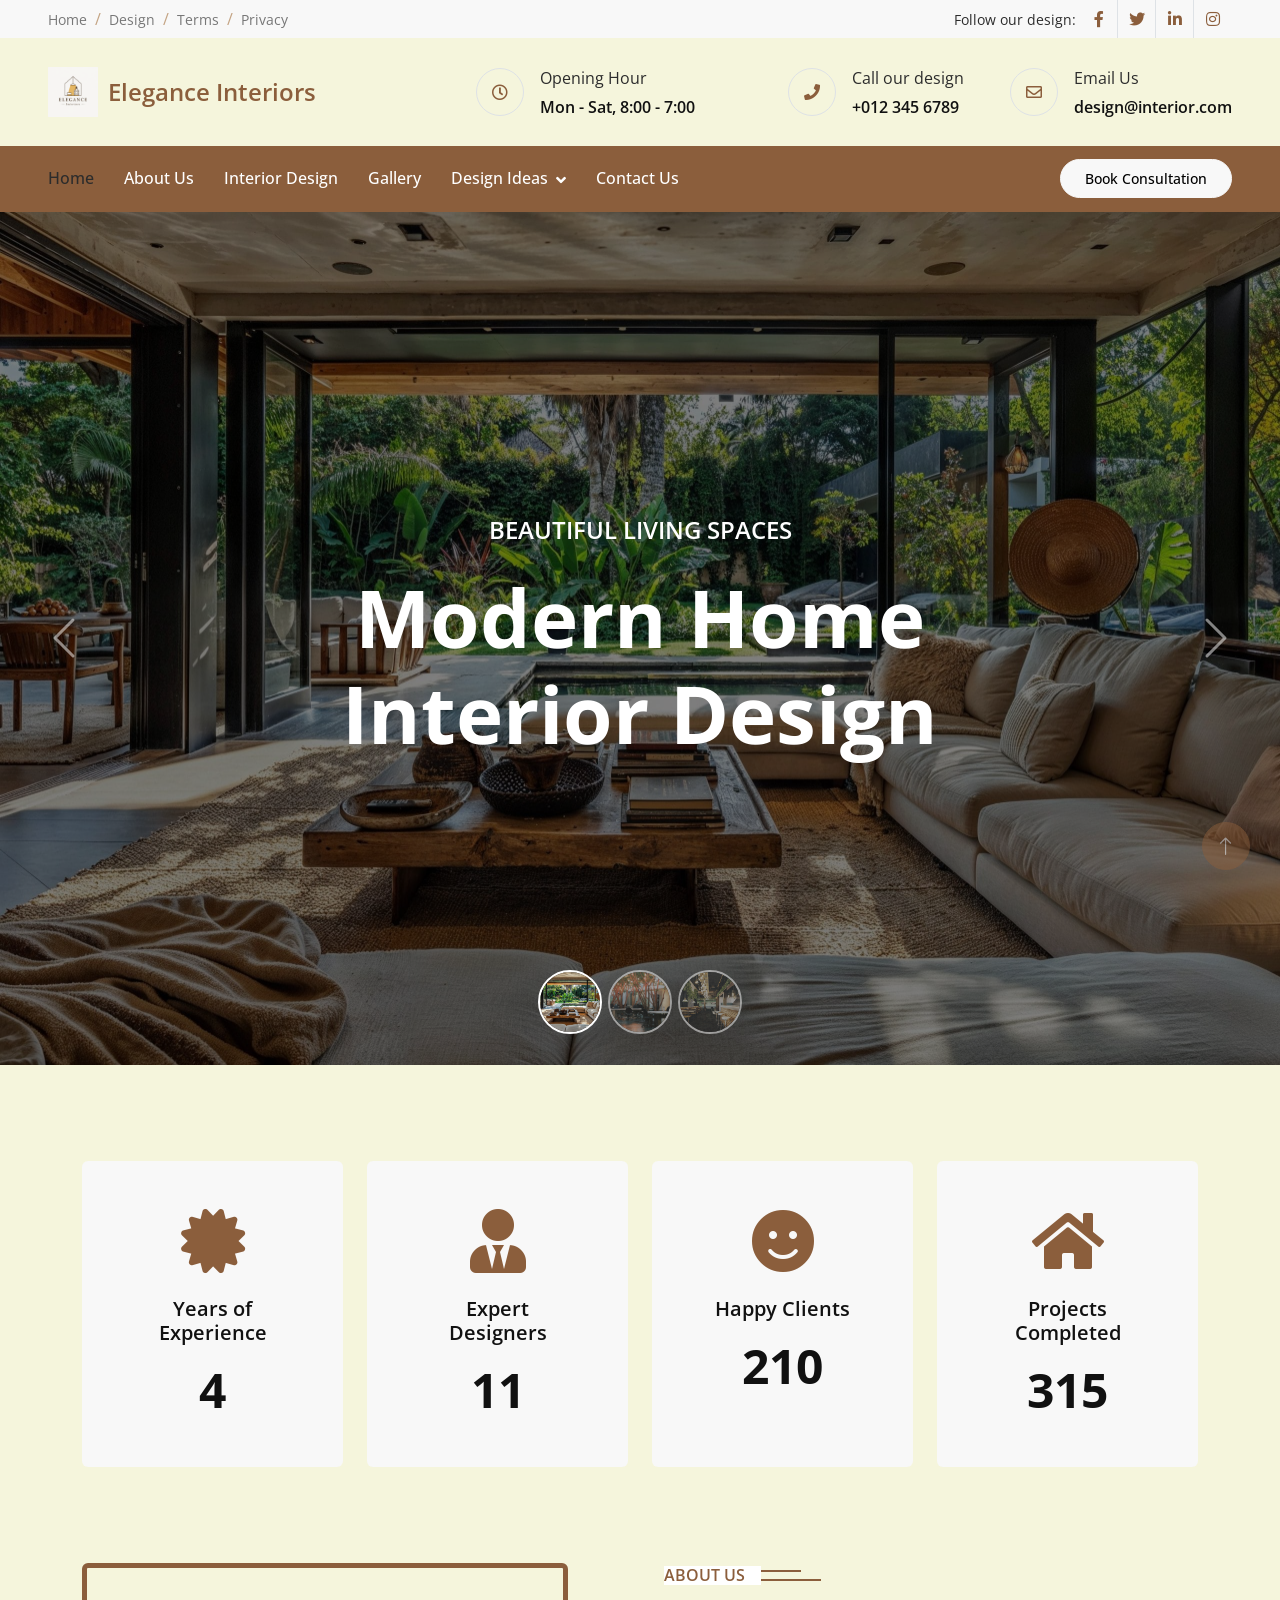
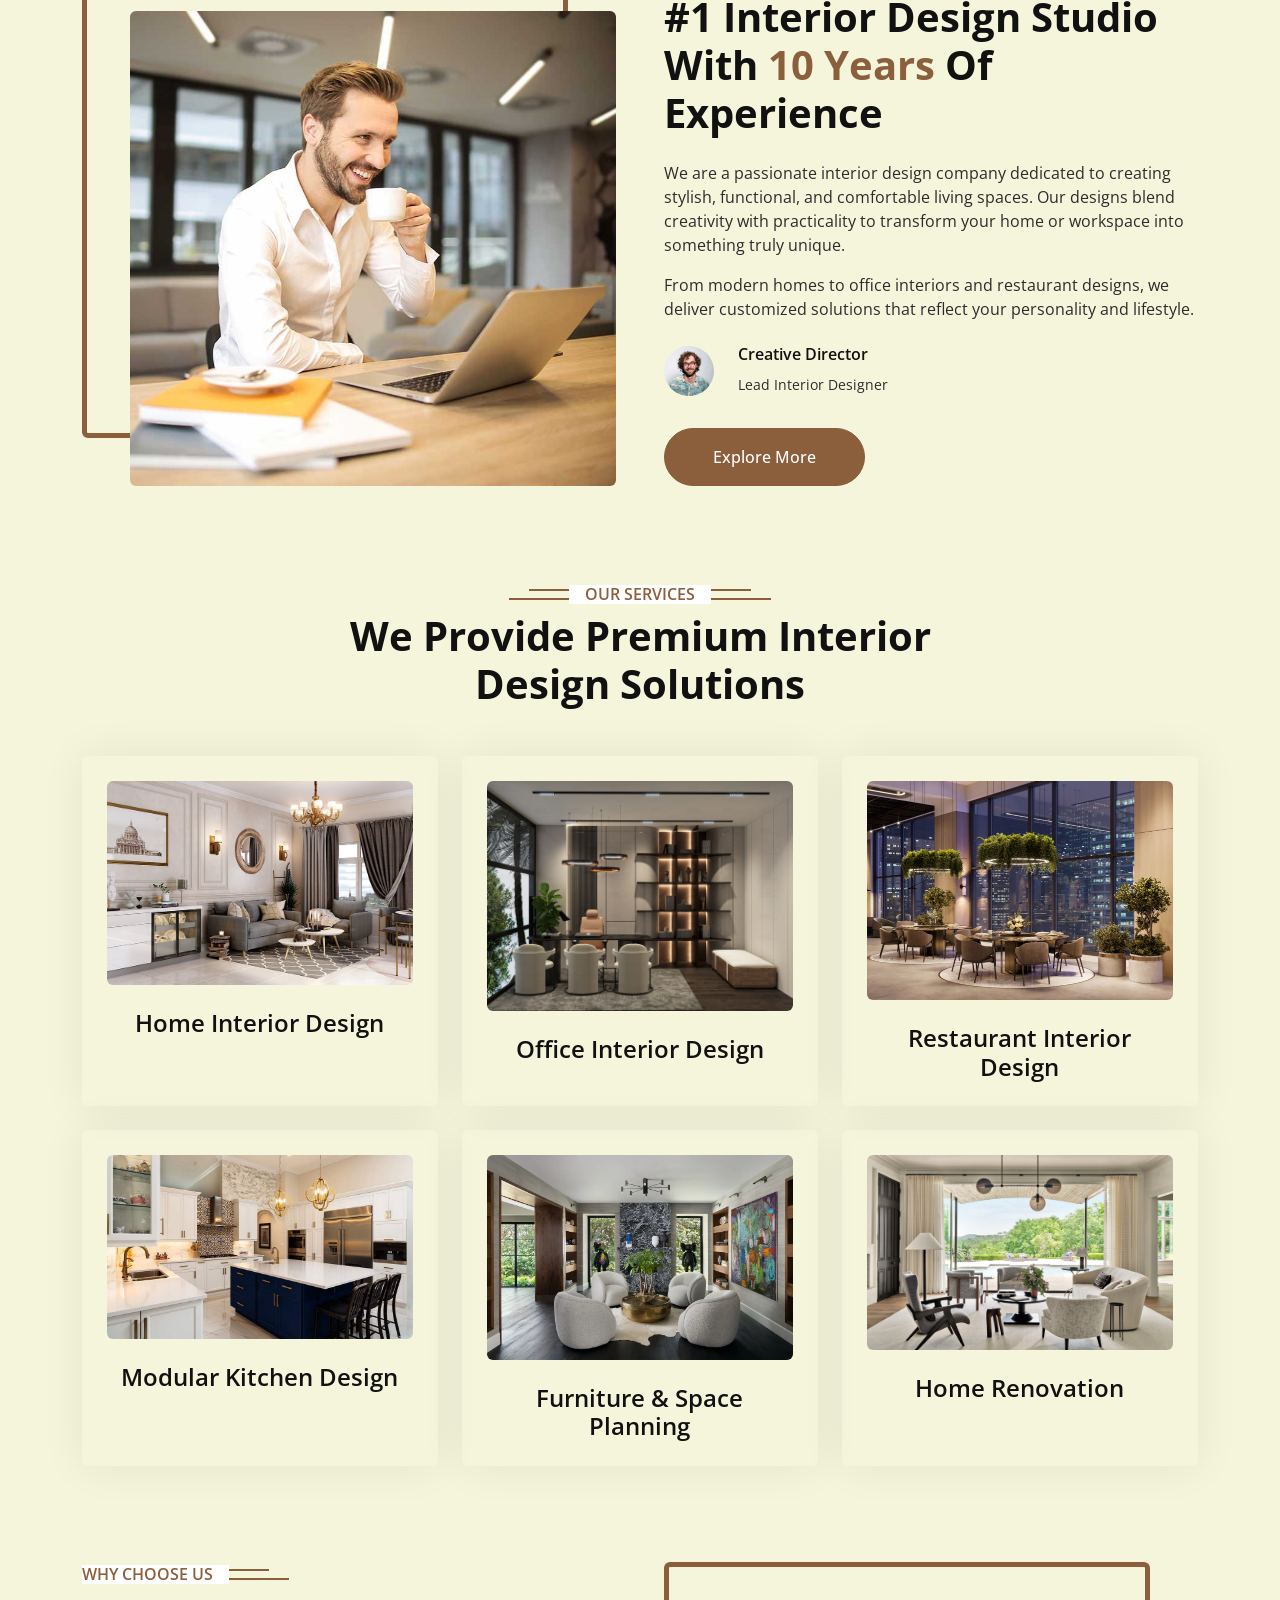
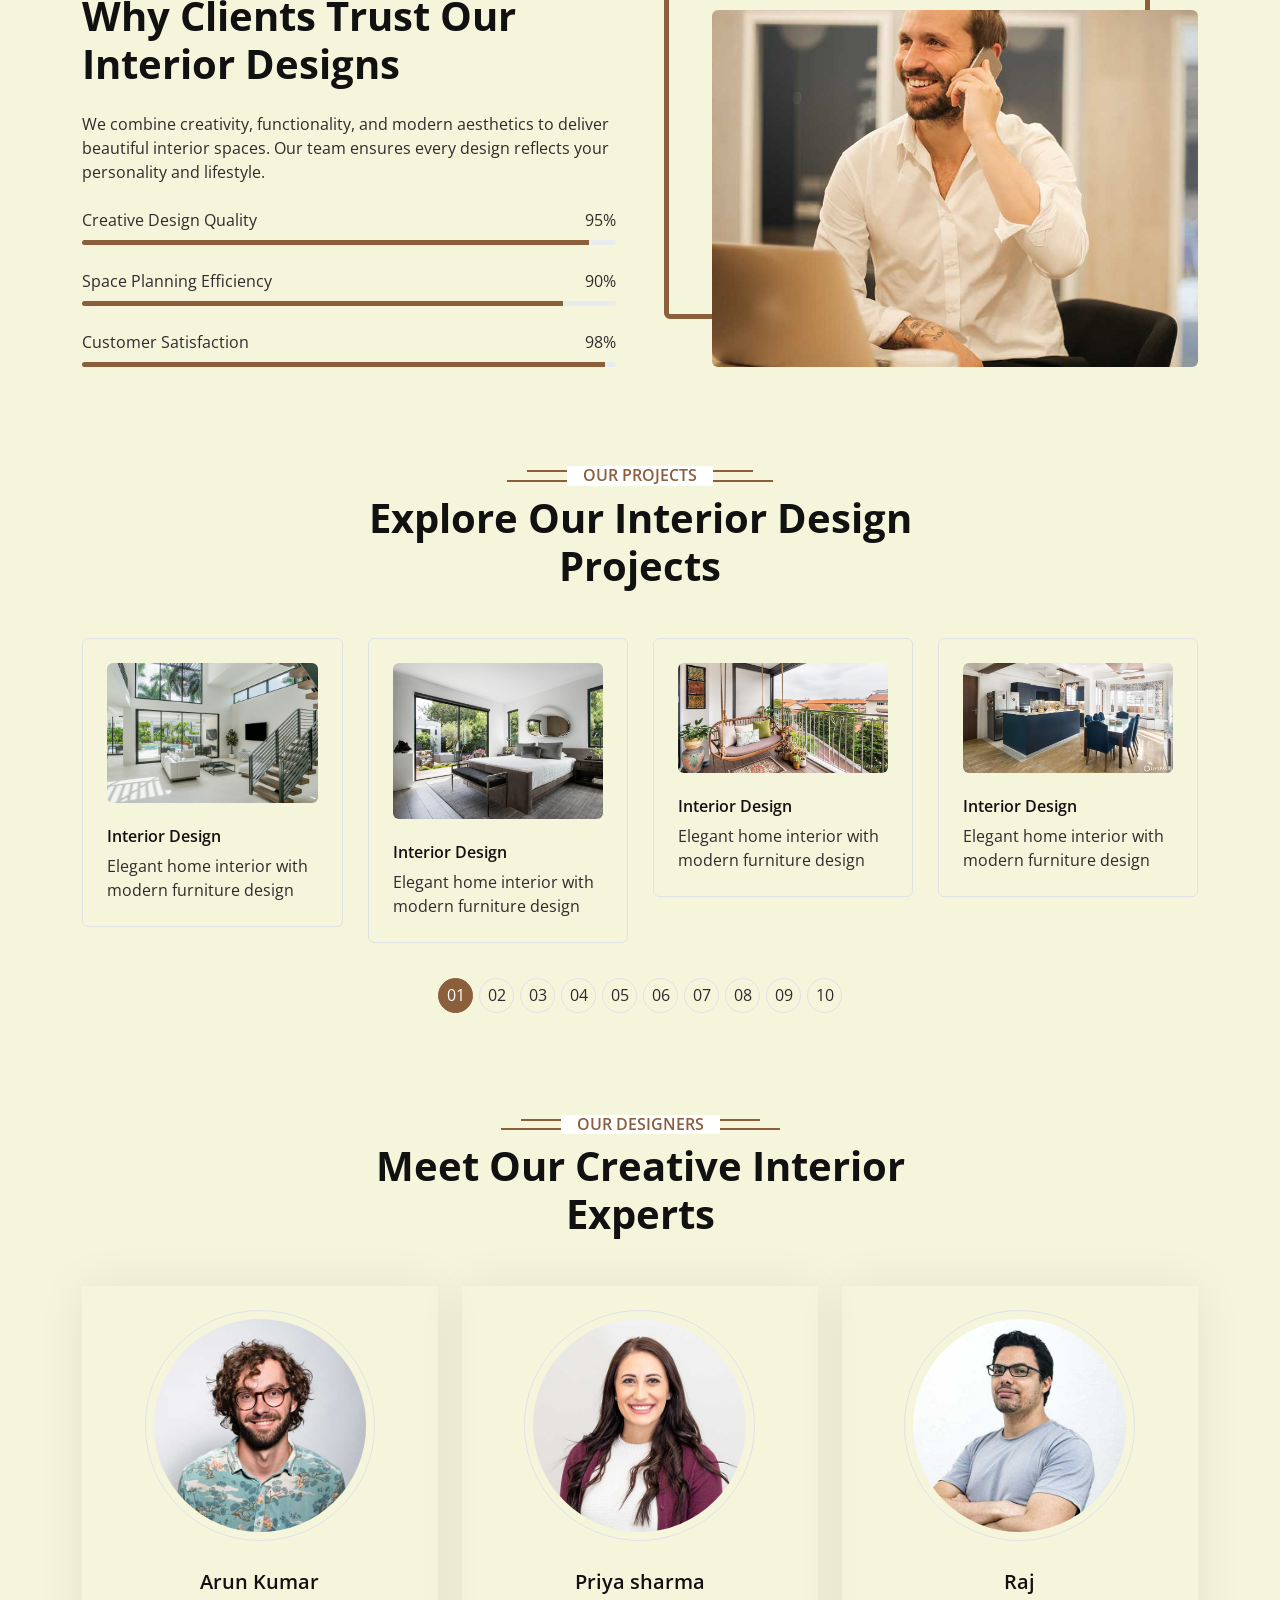
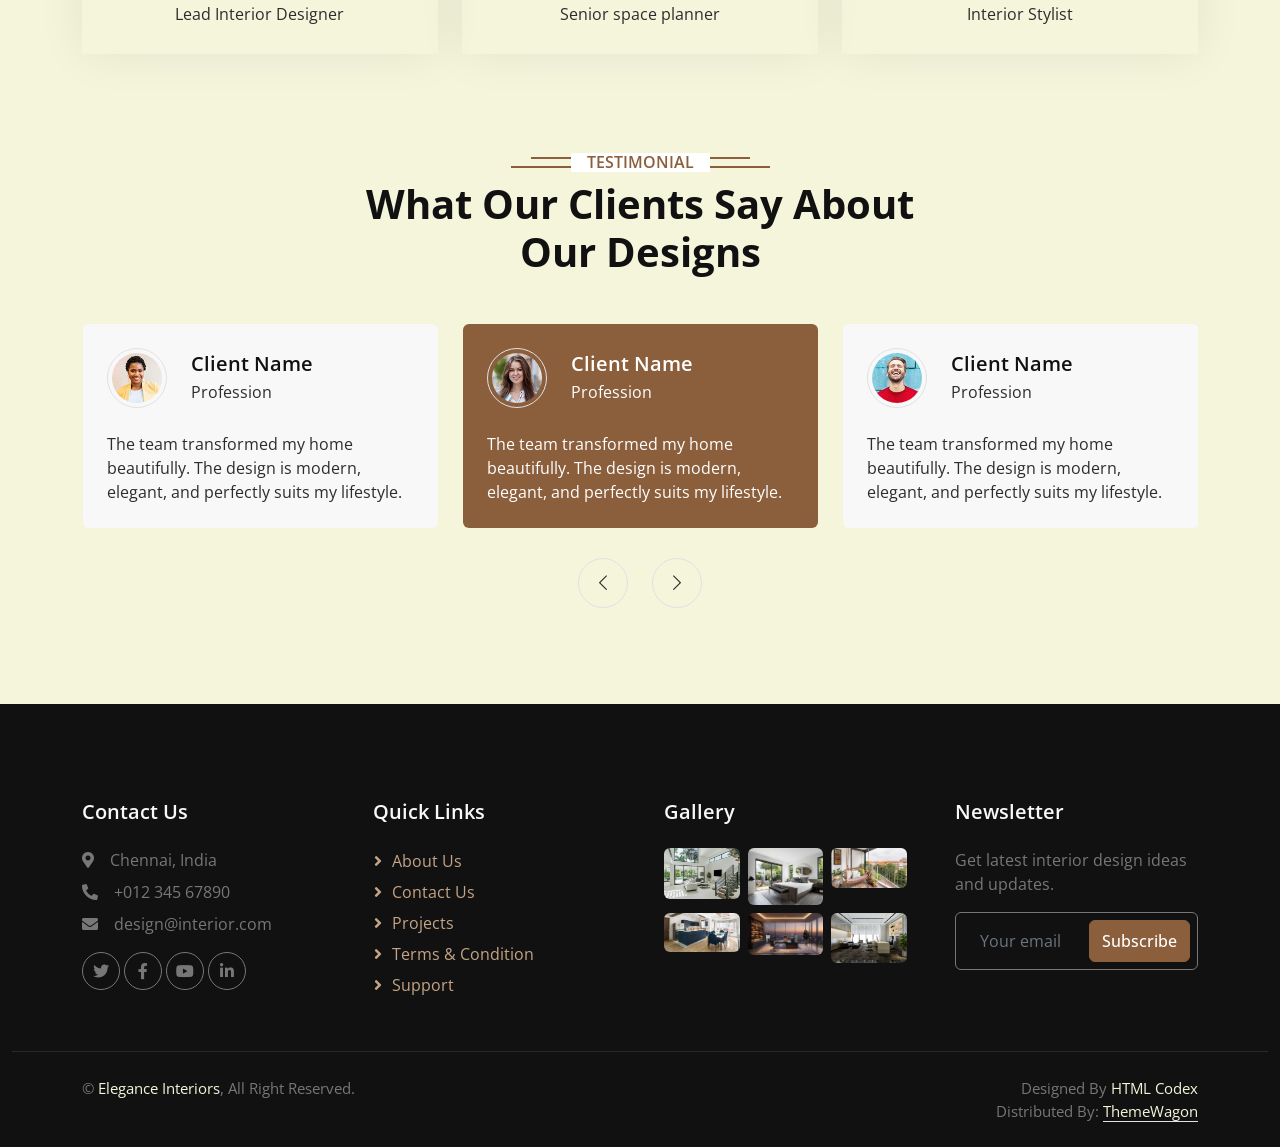
<file: index.html>
<!DOCTYPE html>
<html lang="en">

<head>
    <meta charset="utf-8">
    <title>Elegance Interiors - Interior Design Studio</title>
    <meta content="width=device-width, initial-scale=1.0" name="viewport">
    <meta content="" name="keywords">
    <meta content="" name="description">

    <!-- Favicon -->
    <link href="img/logo.jpg.png" rel="icon">

    <!-- Google Web Fonts -->
    <link rel="preconnect" href="https://fonts.googleapis.com">
    <link rel="preconnect" href="https://fonts.gstatic.com" crossorigin>
    <link href="https://fonts.googleapis.com/css2?family=Open+Sans:wght@400;500;600;700&display=swap" rel="stylesheet">

    <!-- Icon Font Stylesheet -->
    <link href="https://cdnjs.cloudflare.com/ajax/libs/font-awesome/5.10.0/css/all.min.css" rel="stylesheet">
    <link href="https://cdn.jsdelivr.net/npm/bootstrap-icons@1.4.1/font/bootstrap-icons.css" rel="stylesheet">

    <!-- Libraries Stylesheet -->
    <link href="lib/animate/animate.min.css" rel="stylesheet">
    <link href="lib/owlcarousel/assets/owl.carousel.min.css" rel="stylesheet">
    <link href="lib/lightbox/css/lightbox.min.css" rel="stylesheet">

    <!-- Customized Bootstrap Stylesheet -->
    <link href="css/bootstrap.min.css" rel="stylesheet">

    <!-- Template Stylesheet -->
    <link href="css/style.css" rel="stylesheet">
</head>

<body>
    <!-- Spinner Start -->
    <div id="spinner" class="show bg-white position-fixed translate-middle w-100 vh-100 top-50 start-50 d-flex align-items-center justify-content-center">
        <div class="spinner-border position-relative text-primary" style="width: 6rem; height: 6rem;" role="status"></div>
        <i class="fa fa-laptop-code fa-2x text-primary position-absolute top-50 start-50 translate-middle"></i>
    </div>
    <!-- Spinner End -->


    <!-- Topbar Start -->
    <div class="container-fluid bg-light px-0 wow fadeIn" data-wow-delay="0.1s">
        <div class="row gx-0 align-items-center d-none d-lg-flex">
            <div class="col-lg-6 px-5 text-start">
                <ol class="breadcrumb mb-0">
                    <li class="breadcrumb-item"><a class="small text-secondary" href="#">Home</a></li>
                    <li class="breadcrumb-item"><a class="small text-secondary" href="#">Design</a></li>
                    <li class="breadcrumb-item"><a class="small text-secondary" href="#">Terms</a></li>
                    <li class="breadcrumb-item"><a class="small text-secondary" href="#">Privacy</a></li>
                </ol>
            </div>
            <div class="col-lg-6 px-5 text-end">
                <small>Follow our design:</small>
                <div class="h-100 d-inline-flex align-items-center">
                    <a class="btn-square text-primary border-end rounded-0" href=""><i class="fab fa-facebook-f"></i></a>
                    <a class="btn-square text-primary border-end rounded-0" href=""><i class="fab fa-twitter"></i></a>
                    <a class="btn-square text-primary border-end rounded-0" href=""><i class="fab fa-linkedin-in"></i></a>
                    <a class="btn-square text-primary pe-0" href=""><i class="fab fa-instagram"></i></a>
                </div>
            </div>
        </div>
    </div>
    <!-- Topbar End -->


    <!-- Brand & Contact Start -->
    <div class="container-fluid py-4 px-5 wow fadeIn" data-wow-delay="0.1s">
        <div class="row align-items-center top-bar">
            <div class="col-lg-4 col-md-12 text-center text-lg-start">
                <a href="" class="navbar-brand d-flex align-items-center">
                    <img src="img/logo.jpg.png" alt="logo" style="height:50px; margin-right:10px;">
                    <h4 class="m-0 text-primary">Elegance Interiors</h4>
                </a>
            </div>
            <div class="col-lg-8 col-md-7 d-none d-lg-block">
                <div class="row">
                    <div class="col-4">
                        <div class="d-flex align-items-center justify-content-end">
                            <div class="flex-shrink-0 btn-lg-square border rounded-circle">
                                <i class="far fa-clock text-primary"></i>
                            </div>
                            <div class="ps-3">
                                <p class="mb-2">Opening Hour</p>
                                <h6 class="mb-0">Mon - Sat, 8:00 - 7:00</h6>
                            </div>
                        </div>
                    </div>
                    <div class="col-4">
                        <div class="d-flex align-items-center justify-content-end">
                            <div class="flex-shrink-0 btn-lg-square border rounded-circle">
                                <i class="fa fa-phone text-primary"></i>
                            </div>
                            <div class="ps-3">
                                <p class="mb-2">Call our design</p>
                                <h6 class="mb-0">+012 345 6789</h6>
                            </div>
                        </div>
                    </div>
                    <div class="col-4">
                        <div class="d-flex align-items-center justify-content-end">
                            <div class="flex-shrink-0 btn-lg-square border rounded-circle">
                                <i class="far fa-envelope text-primary"></i>
                            </div>
                            <div class="ps-3">
                                <p class="mb-2">Email Us</p>
                                <h6 class="mb-0">design@interior.com</h6>
                            </div>
                        </div>
                    </div>
                </div>
            </div>
        </div>
    </div>
    <!-- Brand & Contact End -->


    <!-- Navbar Start -->
    <nav class="navbar navbar-expand-lg bg-primary navbar-dark sticky-top py-lg-0 px-lg-5 wow fadeIn" data-wow-delay="0.1s">
        <a href="#" class="navbar-brand ms-3 d-lg-none">MENU</a>
        <button type="button" class="navbar-toggler me-3" data-bs-toggle="collapse" data-bs-target="#navbarCollapse">
            <span class="navbar-toggler-icon"></span>
        </button>
        <div class="collapse navbar-collapse" id="navbarCollapse">
            <div class="navbar-nav me-auto p-3 p-lg-0">
                <a href="index.html" class="nav-item nav-link active">Home</a>
                <a href="aboutus.html" class="nav-item nav-link">About Us</a>
                <a href="interiordesign.html" class="nav-item nav-link">Interior Design</a>
                <a href="project.html" class="nav-item nav-link">Gallery</a>
                <div class="nav-item dropdown">
                    <a href="#" class="nav-link dropdown-toggle" data-bs-toggle="dropdown">Design Ideas</a>
                    <div class="dropdown-menu border-0 rounded-0 rounded-bottom m-0">
                        <a href="feature.html" class="dropdown-item">Home interior</a>
                        <a href="team.html" class="dropdown-item">Restaurant Designs</a>
                        <a href="testimonial.html" class="dropdown-item">Office Interiors</a>
                        <a href="404.html" class="dropdown-item">Commercial Spaces</a>
                    </div>
                </div>
                <a href="contact.html" class="nav-item nav-link">Contact Us</a>
            </div>
            <a href="#" class="btn btn-sm btn-light rounded-pill py-2 px-4 d-none d-lg-block">Book Consultation</a>
        </div>
    </nav>
    <!-- Navbar End -->


    <!-- Carousel Start -->
    <div class="container-fluid p-0 mb-5 wow fadeIn" data-wow-delay="0.1s">
        <div id="header-carousel" class="carousel slide" data-bs-ride="carousel">
            <div class="carousel-indicators">
                <button type="button" data-bs-target="#header-carousel" data-bs-slide-to="0" class="active" aria-current="true" aria-label="Slide 1">
                    <img class="img-fluid" src="img/carousel-1.jpg" alt="Image">
                </button>
                <button type="button" data-bs-target="#header-carousel" data-bs-slide-to="1" aria-label="Slide 2">
                    <img class="img-fluid" src="img/carousel-2.jpg" alt="Image">
                </button>
                <button type="button" data-bs-target="#header-carousel" data-bs-slide-to="2" aria-label="Slide 3">
                    <img class="img-fluid" src="img/carousel-3.jpg" alt="Image">
                </button>
            </div>
            <div class="carousel-inner">
                <div class="carousel-item active">
                    <img class="w-100" src="img/carousel-1.jpg" alt="Image">
                    <div class="carousel-caption">
                        <div class="p-3" style="max-width: 900px;">
                            <h4 class="text-white text-uppercase mb-4 animated zoomIn">Beautiful Living Spaces</h4>
                            <h1 class="display-1 text-white mb-0 animated zoomIn">Modern Home Interior Design</h1>
                        </div>
                    </div>
                </div>
                <div class="carousel-item">
                    <img class="w-100" src="img/carousel-2.jpg" alt="Image">
                    <div class="carousel-caption">
                        <div class="p-3" style="max-width: 900px;">
                            <h4 class="text-white text-uppercase mb-4 animated zoomIn">Smart Workspaces</h4>
                            <h1 class="display-1 text-white mb-0 animated zoomIn">Creative Office Interior Solution</h1>
                        </div>
                    </div>
                </div>
                <div class="carousel-item">
                    <img class="w-100" src="img/carousel-3.jpg" alt="Image">
                    <div class="carousel-caption">
                        <div class="p-3" style="max-width: 900px;">
                            <h4 class="text-white text-uppercase mb-4 animated zoomIn">Stylish Dining Space</h4>
                            <h1 class="display-1 text-white mb-0 animated zoomIn">Luxury Restaurant Interior Design</h1>
                        </div>
                    </div>
                </div>
            </div>
            <button class="carousel-control-prev" type="button" data-bs-target="#header-carousel"
                data-bs-slide="prev">
                <span class="carousel-control-prev-icon" aria-hidden="true"></span>
                <span class="visually-hidden">Previous</span>
            </button>
            <button class="carousel-control-next" type="button" data-bs-target="#header-carousel"
                data-bs-slide="next">
                <span class="carousel-control-next-icon" aria-hidden="true"></span>
                <span class="visually-hidden">Next</span>
            </button>
        </div>
    </div>
    <!-- Carousel End -->


    <!-- Facts Start -->
<div class="container-xxl py-5">
    <div class="container">
        <div class="row g-4">

            <!-- Experience -->
            <div class="col-lg-3 col-md-6 wow fadeInUp" data-wow-delay="0.1s">
                <div class="fact-item bg-light rounded text-center h-100 p-5">
                    <i class="fa fa-certificate fa-4x text-primary mb-4"></i>
                    <h5 class="mb-3">Years of Experience</h5>
                    <h1 class="display-5 mb-0" data-toggle="counter-up">10</h1>
                </div>
            </div>

            <!-- Designers -->
            <div class="col-lg-3 col-md-6 wow fadeInUp" data-wow-delay="0.3s">
                <div class="fact-item bg-light rounded text-center h-100 p-5">
                    <i class="fa fa-user-tie fa-4x text-primary mb-4"></i>
                    <h5 class="mb-3">Expert Designers</h5>
                    <h1 class="display-5 mb-0" data-toggle="counter-up">25</h1>
                </div>
            </div>

            <!-- Clients -->
            <div class="col-lg-3 col-md-6 wow fadeInUp" data-wow-delay="0.5s">
                <div class="fact-item bg-light rounded text-center h-100 p-5">
                    <i class="fa fa-smile fa-4x text-primary mb-4"></i>
                    <h5 class="mb-3">Happy Clients</h5>
                    <h1 class="display-5 mb-0" data-toggle="counter-up">500</h1>
                </div>
            </div>

            <!-- Projects -->
            <div class="col-lg-3 col-md-6 wow fadeInUp" data-wow-delay="0.7s">
                <div class="fact-item bg-light rounded text-center h-100 p-5">
                    <i class="fa fa-home fa-4x text-primary mb-4"></i>
                    <h5 class="mb-3">Projects Completed</h5>
                    <h1 class="display-5 mb-0" data-toggle="counter-up">750</h1>
                </div>
            </div>

        </div>
    </div>
</div>
<!-- Facts End -->


    <!-- About Start -->
    <div class="container-xxl py-5">
        <div class="container">
            <div class="row g-5">
                <div class="col-lg-6 wow fadeInUp" data-wow-delay="0.1s">
                    <div class="img-border">
                        <img class="img-fluid" src="img/about.jpg" alt="">
                    </div>
                </div>
                <div class="col-lg-6 wow fadeInUp" data-wow-delay="0.5s">
                    <div class="h-100">
                        <h6 class="section-title bg-white text-start text-primary pe-3">About Us</h6>
                        <h1 class="display-6 mb-4">#1 Interior Design Studio With  <span class="text-primary">10 Years</span> Of Experience</h1>
                        <p>We are a passionate interior design company dedicated to creating stylish, functional, and comfortable living spaces. Our designs blend creativity with practicality to transform your home or workspace into something truly unique.</p>
                        <p class="mb-4">From modern homes to office interiors and restaurant designs, we deliver customized solutions that reflect your personality and lifestyle.</p>
                        <div class="d-flex align-items-center mb-4 pb-2">
                            <img class="flex-shrink-0 rounded-circle" src="img/team-1.jpg" alt="" style="width: 50px; height: 50px;">
                            <div class="ps-4">
                                <h6>Creative Director</h6>
                                <small>Lead Interior Designer</small>
                            </div>
                        </div>
                        <a class="btn btn-primary rounded-pill py-3 px-5" href="">Explore More</a>
                    </div>
                </div>
            </div>
        </div>
    </div>
    <!-- About End -->


    <!-- Service Start -->
    <div class="container-xxl py-5">
        <div class="container">
            <div class="text-center mx-auto mb-5 wow fadeInUp" data-wow-delay="0.1s" style="max-width: 600px;">
                <h6 class="section-title bg-white text-center text-primary px-3">Our Services</h6>
                <h1 class="display-6 mb-4">We Provide Premium Interior Design Solutions</h1>
            </div>
            <div class="row g-4">
                <div class="col-lg-4 col-md-6 wow fadeInUp" data-wow-delay="0.1s">
                    <a class="service-item d-block rounded text-center h-100 p-4" href="">
                        <img class="img-fluid rounded mb-4" src="img/service-1.jpg" alt="">
                        <h4 class="mb-0">Home Interior Design</h4>
                    </a>
                </div>
                <div class="col-lg-4 col-md-6 wow fadeInUp" data-wow-delay="0.3s">
                    <a class="service-item d-block rounded text-center h-100 p-4" href="">
                        <img class="img-fluid rounded mb-4" src="img/service-2.jpg" alt="">
                        <h4 class="mb-0">Office Interior Design</h4>
                    </a>
                </div>
                <div class="col-lg-4 col-md-6 wow fadeInUp" data-wow-delay="0.5s">
                    <a class="service-item d-block rounded text-center h-100 p-4" href="">
                        <img class="img-fluid rounded mb-4" src="img/service-3.jpg" alt="">
                        <h4 class="mb-0">Restaurant Interior Design</h4>
                    </a>
                </div>
                <div class="col-lg-4 col-md-6 wow fadeInUp" data-wow-delay="0.1s">
                    <a class="service-item d-block rounded text-center h-100 p-4" href="">
                        <img class="img-fluid rounded mb-4" src="img/service-4.jpg" alt="">
                        <h4 class="mb-0">Modular Kitchen Design</h4>
                    </a>
                </div>
                <div class="col-lg-4 col-md-6 wow fadeInUp" data-wow-delay="0.3s">
                    <a class="service-item d-block rounded text-center h-100 p-4" href="">
                        <img class="img-fluid rounded mb-4" src="img/service-5.jpg" alt="">
                        <h4 class="mb-0">Furniture & Space Planning</h4>
                    </a>
                </div>
                <div class="col-lg-4 col-md-6 wow fadeInUp" data-wow-delay="0.5s">
                    <a class="service-item d-block rounded text-center h-100 p-4" href="">
                        <img class="img-fluid rounded mb-4" src="img/service-6.jpg" alt="">
                        <h4 class="mb-0">Home Renovation</h4>
                    </a>
                </div>
            </div>
        </div>
    </div>
    <!-- Service End -->


    <!-- Feature Start -->
    <div class="container-xxl py-5">
        <div class="container">
            <div class="row g-5">
                <div class="col-lg-6 wow fadeInUp" data-wow-delay="0.1s">
                    <div class="h-100">
                        <h6 class="section-title bg-white text-start text-primary pe-3">Why Choose Us</h6>
                        <h1 class="display-6 mb-4">Why Clients Trust Our Interior Designs</h1>
                        <p class="mb-4">We combine creativity, functionality, and modern aesthetics to deliver beautiful interior spaces. Our team ensures every design reflects your personality and lifestyle.</p>
                        <div class="row g-4">
                            <div class="col-12">
                                <div class="skill">
                                    <div class="d-flex justify-content-between">
                                        <p class="mb-2">Creative Design Quality</p>
                                        <p class="mb-2">95%</p>
                                    </div>
                                    <div class="progress">
                                        <div class="progress-bar bg-primary" role="progressbar" aria-valuenow="95" aria-valuemin="0" aria-valuemax="100"></div>
                                    </div>
                                </div>
                            </div>
                            <div class="col-12">
                                <div class="skill">
                                    <div class="d-flex justify-content-between">
                                        <p class="mb-2">Space Planning Efficiency</p>
                                        <p class="mb-2">90%</p>
                                    </div>
                                    <div class="progress">
                                        <div class="progress-bar bg-primary" role="progressbar" aria-valuenow="90" aria-valuemin="0" aria-valuemax="100"></div>
                                    </div>
                                </div>
                            </div>
                            <div class="col-12">
                                <div class="skill">
                                    <div class="d-flex justify-content-between">
                                        <p class="mb-2">Customer Satisfaction</p>
                                        <p class="mb-2">98%</p>
                                    </div>
                                    <div class="progress">
                                        <div class="progress-bar bg-primary" role="progressbar" aria-valuenow="98" aria-valuemin="0" aria-valuemax="100"></div>
                                    </div>
                                </div>
                            </div>
                        </div>
                    </div>
                </div>
                <div class="col-lg-6 wow fadeInUp" data-wow-delay="0.5s">
                    <div class="img-border">
                        <img class="img-fluid" src="img/feature.jpg" alt="">
                    </div>
                </div>
            </div>
        </div>
    </div>
    <!-- Feature End -->


    <!-- Project Start -->
    <div class="container-xxl py-5">
        <div class="container">
            <div class="text-center mx-auto mb-5 wow fadeInUp" data-wow-delay="0.1s" style="max-width: 600px;">
                <h6 class="section-title bg-white text-center text-primary px-3">Our Projects</h6>
                <h1 class="display-6 mb-4">Explore Our Interior Design Projects</h1>
            </div>
            <div class="owl-carousel project-carousel wow fadeInUp" data-wow-delay="0.1s">
                <div class="project-item border rounded h-100 p-4" data-dot="01">
                    <div class="position-relative mb-4">
                        <img class="img-fluid rounded" src="img/project-1.jpg" alt="">
                        <a href="img/project-1.jpg" data-lightbox="project"><i class="fa fa-eye fa-2x"></i></a>
                    </div>
                    <h6>Interior Design</h6>
                    <span>Elegant home interior with modern furniture design</span>
                </div>
                <div class="project-item border rounded h-100 p-4" data-dot="02">
                    <div class="position-relative mb-4">
                        <img class="img-fluid rounded" src="img/project-2.jpg" alt="">
                        <a href="img/project-2.jpg" data-lightbox="project"><i class="fa fa-eye fa-2x"></i></a>
                    </div>
                    <h6>Interior Design</h6>
                    <span>Elegant home interior with modern furniture design</span>
                </div>
                <div class="project-item border rounded h-100 p-4" data-dot="03">
                    <div class="position-relative mb-4">
                        <img class="img-fluid rounded" src="img/project-3.jpg" alt="">
                        <a href="img/project-2.jpg" data-lightbox="project"><i class="fa fa-eye fa-2x"></i></a>
                    </div>
                    <h6>Interior Design</h6>
                    <span>Elegant home interior with modern furniture design</span>
                </div>
                <div class="project-item border rounded h-100 p-4" data-dot="04">
                    <div class="position-relative mb-4">
                        <img class="img-fluid rounded" src="img/project-4.jpg" alt="">
                        <a href="img/project-4.jpg" data-lightbox="project"><i class="fa fa-eye fa-2x"></i></a>
                    </div>
                    <h6>Interior Design</h6>
                    <span>Elegant home interior with modern furniture design</span>
                </div>
                <div class="project-item border rounded h-100 p-4" data-dot="05">
                    <div class="position-relative mb-4">
                        <img class="img-fluid rounded" src="img/project-5.jpg" alt="">
                        <a href="img/project-5.jpg" data-lightbox="project"><i class="fa fa-eye fa-2x"></i></a>
                    </div>
                    <h6>Interior Design</h6>
                    <span>Elegant home interior with modern furniture design</span>
                </div>
                <div class="project-item border rounded h-100 p-4" data-dot="06">
                    <div class="position-relative mb-4">
                        <img class="img-fluid rounded" src="img/project-6.jpg" alt="">
                        <a href="img/project-6.jpg" data-lightbox="project"><i class="fa fa-eye fa-2x"></i></a>
                    </div>
                    <h6>Interior Design</h6>
                    <span>Elegant home interior with modern furniture design</span>
                </div>
                <div class="project-item border rounded h-100 p-4" data-dot="07">
                    <div class="position-relative mb-4">
                        <img class="img-fluid rounded" src="img/project-7.jpg" alt="">
                        <a href="img/project-7.jpg" data-lightbox="project"><i class="fa fa-eye fa-2x"></i></a>
                    </div>
                    <h6>Interior Design</h6>
                    <span>Elegant home interior with modern furniture design</span>
                </div>
                <div class="project-item border rounded h-100 p-4" data-dot="08">
                    <div class="position-relative mb-4">
                        <img class="img-fluid rounded" src="img/project-8.jpg" alt="">
                        <a href="img/project-8.jpg" data-lightbox="project"><i class="fa fa-eye fa-2x"></i></a>
                    </div>
                    <h6>Interior Design</h6>
                    <span>Elegant home interior with modern furniture design</span>
                </div>
                <div class="project-item border rounded h-100 p-4" data-dot="09">
                    <div class="position-relative mb-4">
                        <img class="img-fluid rounded" src="img/project-9.jpg" alt="">
                        <a href="img/project-9.jpg" data-lightbox="project"><i class="fa fa-eye fa-2x"></i></a>
                    </div>
                    <h6>Interior Design</h6>
                    <span>Elegant home interior with modern furniture design</span>
                </div>
                <div class="project-item border rounded h-100 p-4" data-dot="10">
                    <div class="position-relative mb-4">
                        <img class="img-fluid rounded" src="img/project-10.jpg" alt="">
                        <a href="img/project-10.jpg" data-lightbox="project"><i class="fa fa-eye fa-2x"></i></a>
                    </div>
                    <h6>Interior Design</h6>
                    <span>Elegant home interior with modern furniture design</span>
                </div>
            </div>
        </div>
    </div>
    <!-- Project End -->


    <!-- Team Start -->
    <div class="container-xxl py-5">
        <div class="container">
            <div class="text-center mx-auto mb-5 wow fadeInUp" data-wow-delay="0.1s" style="max-width: 600px;">
                <h6 class="section-title bg-white text-center text-primary px-3">Our Designers</h6>
                <h1 class="display-6 mb-4">Meet Our Creative Interior Experts</h1>
            </div>
            <div class="row g-4">
                <div class="col-lg-4 col-md-6 wow fadeInUp" data-wow-delay="0.1s">
                    <div class="team-item text-center p-4">
                        <img class="img-fluid border rounded-circle w-75 p-2 mb-4" src="img/team-1.jpg" alt="">
                        <div class="team-text">
                            <div class="team-title">
                                <h5>Arun Kumar</h5>
                                <span>Lead Interior Designer</span>
                            </div>
                            <div class="team-social">
                                <a class="btn btn-square btn-primary rounded-circle" href=""><i class="fab fa-facebook-f"></i></a>
                                <a class="btn btn-square btn-primary rounded-circle" href=""><i class="fab fa-twitter"></i></a>
                                <a class="btn btn-square btn-primary rounded-circle" href=""><i class="fab fa-instagram"></i></a>
                            </div>
                        </div>
                    </div>
                </div>
                <div class="col-lg-4 col-md-6 wow fadeInUp" data-wow-delay="0.3s">
                    <div class="team-item text-center p-4">
                        <img class="img-fluid border rounded-circle w-75 p-2 mb-4" src="img/team-2.jpg" alt="">
                        <div class="team-text">
                            <div class="team-title">
                                <h5>Priya sharma</h5>
                                <span>Senior space planner</span>
                            </div>
                            <div class="team-social">
                                <a class="btn btn-square btn-primary rounded-circle" href=""><i class="fab fa-facebook-f"></i></a>
                                <a class="btn btn-square btn-primary rounded-circle" href=""><i class="fab fa-twitter"></i></a>
                                <a class="btn btn-square btn-primary rounded-circle" href=""><i class="fab fa-instagram"></i></a>
                            </div>
                        </div>
                    </div>
                </div>
                <div class="col-lg-4 col-md-6 wow fadeInUp" data-wow-delay="0.5s">
                    <div class="team-item text-center p-4">
                        <img class="img-fluid border rounded-circle w-75 p-2 mb-4" src="img/team-3.jpg" alt="">
                        <div class="team-text">
                            <div class="team-title">
                                <h5>Raj</h5>
                                <span>Interior Stylist</span>
                            </div>
                            <div class="team-social">
                                <a class="btn btn-square btn-primary rounded-circle" href=""><i class="fab fa-facebook-f"></i></a>
                                <a class="btn btn-square btn-primary rounded-circle" href=""><i class="fab fa-twitter"></i></a>
                                <a class="btn btn-square btn-primary rounded-circle" href=""><i class="fab fa-instagram"></i></a>
                            </div>
                        </div>
                    </div>
                </div>
            </div>
        </div>
    </div>
    <!-- Team End -->


    <!-- Testimonial Start -->
    <div class="container-xxl py-5">
        <div class="container">
            <div class="text-center mx-auto mb-5 wow fadeInUp" data-wow-delay="0.1s" style="max-width: 600px;">
                <h6 class="section-title bg-white text-center text-primary px-3">Testimonial</h6>
                <h1 class="display-6 mb-4">What Our Clients Say About Our Designs</h1>
            </div>
            <div class="owl-carousel testimonial-carousel wow fadeInUp" data-wow-delay="0.1s">
                <div class="testimonial-item bg-light rounded p-4">
                    <div class="d-flex align-items-center mb-4">
                        <img class="flex-shrink-0 rounded-circle border p-1" src="img/testimonial-1.jpg" alt="">
                        <div class="ms-4">
                            <h5 class="mb-1">Client Name</h5>
                            <span>Profession</span>
                        </div>
                    </div>
                    <p class="mb-0">The team transformed my home beautifully. The design is modern, elegant, and perfectly suits my lifestyle.</p>
                </div>
                <div class="testimonial-item bg-light rounded p-4">
                    <div class="d-flex align-items-center mb-4">
                        <img class="flex-shrink-0 rounded-circle border p-1" src="img/testimonial-2.jpg" alt="">
                        <div class="ms-4">
                            <h5 class="mb-1">Client Name</h5>
                            <span>Profession</span>
                        </div>
                    </div>
                    <p class="mb-0">The team transformed my home beautifully. The design is modern, elegant, and perfectly suits my lifestyle.</p>
                </div>
                <div class="testimonial-item bg-light rounded p-4">
                    <div class="d-flex align-items-center mb-4">
                        <img class="flex-shrink-0 rounded-circle border p-1" src="img/testimonial-3.jpg" alt="">
                        <div class="ms-4">
                            <h5 class="mb-1">Client Name</h5>
                            <span>Profession</span>
                        </div>
                    </div>
                    <p class="mb-0">The team transformed my home beautifully. The design is modern, elegant, and perfectly suits my lifestyle.</p>
                </div>
                <div class="testimonial-item bg-light rounded p-4">
                    <div class="d-flex align-items-center mb-4">
                        <img class="flex-shrink-0 rounded-circle border p-1" src="img/testimonial-4.jpg" alt="">
                        <div class="ms-4">
                            <h5 class="mb-1">Client Name</h5>
                            <span>Profession</span>
                        </div>
                    </div>
                    <p class="mb-0">The team transformed my home beautifully. The design is modern, elegant, and perfectly suits my lifestyle.</p>
                </div>
            </div>
        </div>
    </div>
    <!-- Testimonial End -->


    <!-- Footer Start -->
    <div class="container-fluid bg-dark text-body footer mt-5 pt-5 wow fadeIn" data-wow-delay="0.1s">
        <div class="container py-5">
            <div class="row g-5">
                <div class="col-lg-3 col-md-6">
                    <h5 class="text-light mb-4">Contact Us</h5>
                    <p class="mb-2"><i class="fa fa-map-marker-alt me-3"></i>Chennai, India</p>
                    <p class="mb-2"><i class="fa fa-phone-alt me-3"></i>+012 345 67890</p>
                    <p class="mb-2"><i class="fa fa-envelope me-3"></i>design@interior.com</p>
                    <div class="d-flex pt-2">
                        <a class="btn btn-square btn-outline-secondary rounded-circle me-1" href=""><i class="fab fa-twitter"></i></a>
                        <a class="btn btn-square btn-outline-secondary rounded-circle me-1" href=""><i class="fab fa-facebook-f"></i></a>
                        <a class="btn btn-square btn-outline-secondary rounded-circle me-1" href=""><i class="fab fa-youtube"></i></a>
                        <a class="btn btn-square btn-outline-secondary rounded-circle me-0" href=""><i class="fab fa-linkedin-in"></i></a>
                    </div>
                </div>
                <div class="col-lg-3 col-md-6">
                    <h5 class="text-light mb-4">Quick Links</h5>
                    <a class="btn btn-link" href="">About Us</a>
                    <a class="btn btn-link" href="">Contact Us</a>
                    <a class="btn btn-link" href="">Projects</a>
                    <a class="btn btn-link" href="">Terms & Condition</a>
                    <a class="btn btn-link" href="">Support</a>
                </div>
                <div class="col-lg-3 col-md-6">
                    <h5 class="text-light mb-4">Gallery</h5>
                    <div class="row g-2">
                        <div class="col-4">
                            <img class="img-fluid rounded" src="img/project-1.jpg" alt="Image">
                        </div>
                        <div class="col-4">
                            <img class="img-fluid rounded" src="img/project-2.jpg" alt="Image">
                        </div>
                        <div class="col-4">
                            <img class="img-fluid rounded" src="img/project-3.jpg" alt="Image">
                        </div>
                        <div class="col-4">
                            <img class="img-fluid rounded" src="img/project-4.jpg" alt="Image">
                        </div>
                        <div class="col-4">
                            <img class="img-fluid rounded" src="img/project-5.jpg" alt="Image">
                        </div>
                        <div class="col-4">
                            <img class="img-fluid rounded" src="img/project-6.jpg" alt="Image">
                        </div>
                    </div>
                </div>
                <div class="col-lg-3 col-md-6">
                    <h5 class="text-light mb-4">Newsletter</h5>
                    <p>Get latest interior design ideas and updates.</p>
                    <div class="position-relative mx-auto" style="max-width: 400px;">
                        <input class="form-control bg-transparent border-secondary w-100 py-3 ps-4 pe-5" type="text" placeholder="Your email">
                        <button type="button" class="btn btn-primary py-2 position-absolute top-0 end-0 mt-2 me-2">Subscribe</button>
                    </div>
                </div>
            </div>
        </div>
        <div class="container-fluid copyright">
            <div class="container">
                <div class="row">
                    <div class="col-md-6 text-center text-md-start mb-3 mb-md-0">
                        &copy; <a href="#">Elegance Interiors</a>, All Right Reserved.
                    </div>
                    <div class="col-md-6 text-center text-md-end">
                        <!--/*** This template is free as long as you keep the footer author’s credit link/attribution link/backlink. If you'd like to use the template without the footer author’s credit link/attribution link/backlink, you can purchase the Credit Removal License from "https://htmlcodex.com/credit-removal". Thank you for your support. ***/-->
                        Designed By <a href="https://htmlcodex.com">HTML Codex</a>
                        <br>Distributed By: <a class="border-bottom" href="https://themewagon.com" target="_blank">ThemeWagon</a>
                    </div>
                </div>
            </div>
        </div>
    </div>
    <!-- Footer End -->


    <!-- Back to Top -->
    <a href="#" class="btn btn-lg btn-primary btn-lg-square rounded-circle back-to-top"><i class="bi bi-arrow-up"></i></a>


    <!-- JavaScript Libraries -->
    <script src="https://code.jquery.com/jquery-3.4.1.min.js"></script>
    <script src="https://cdn.jsdelivr.net/npm/bootstrap@5.0.0/dist/js/bootstrap.bundle.min.js"></script>
    <script src="lib/wow/wow.min.js"></script>
    <script src="lib/easing/easing.min.js"></script>
    <script src="lib/waypoints/waypoints.min.js"></script>
    <script src="lib/counterup/counterup.min.js"></script>
    <script src="lib/owlcarousel/owl.carousel.min.js"></script>
    <script src="lib/lightbox/js/lightbox.min.js"></script>

    <!-- Template Javascript -->
    <script src="js/main.js"></script>
</body>

</html>
</file>
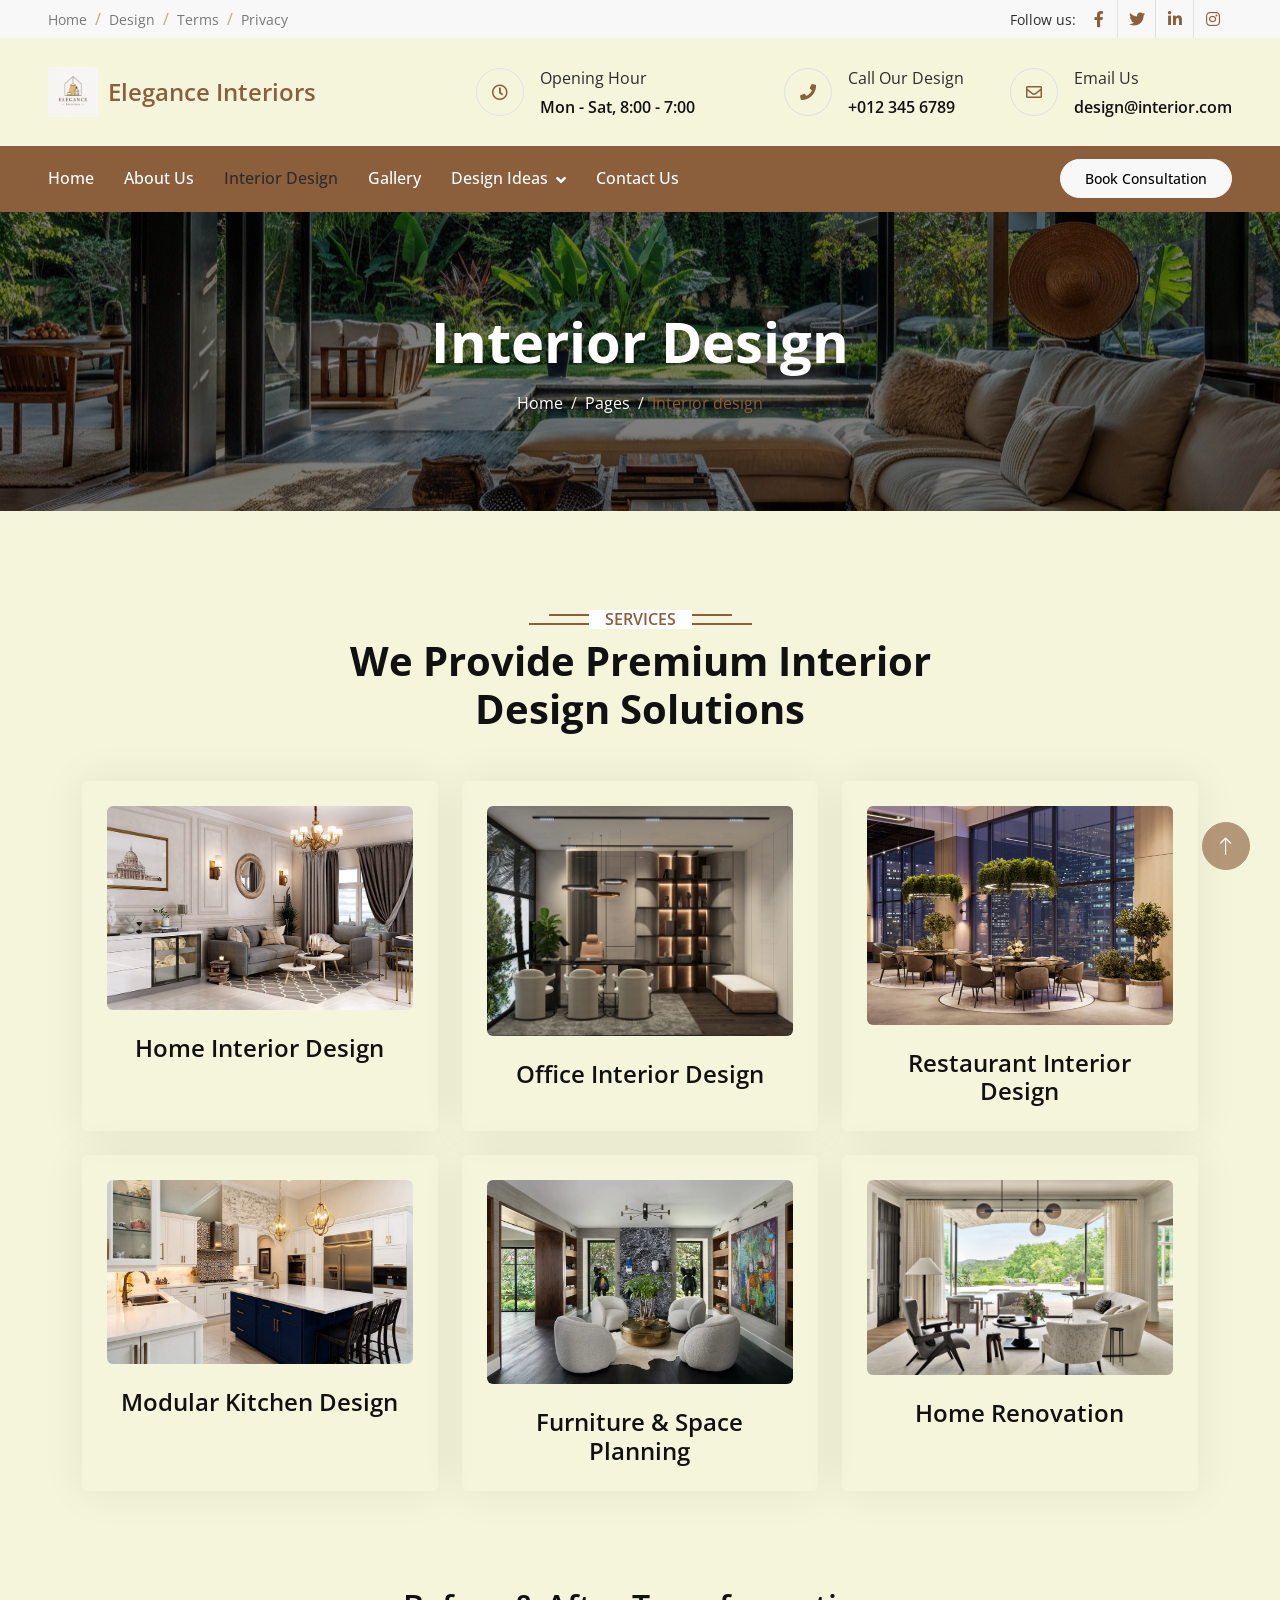
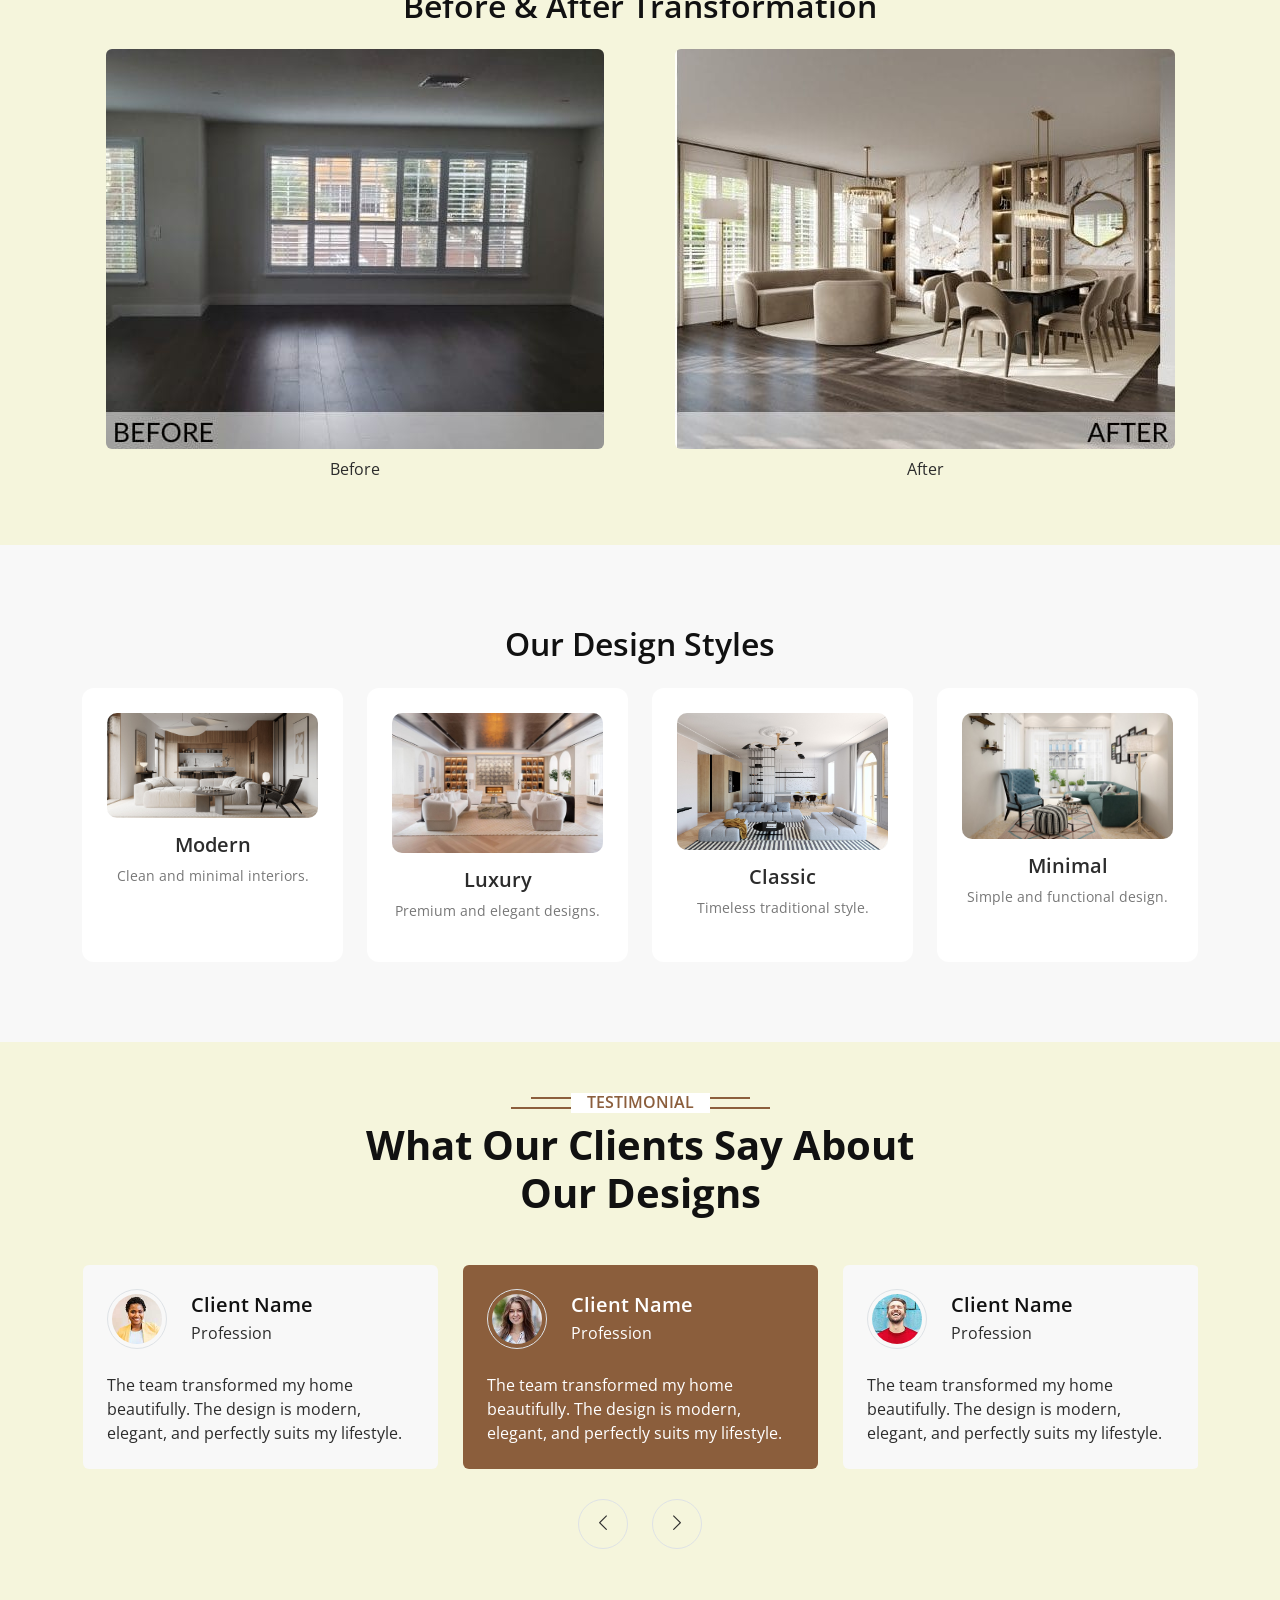
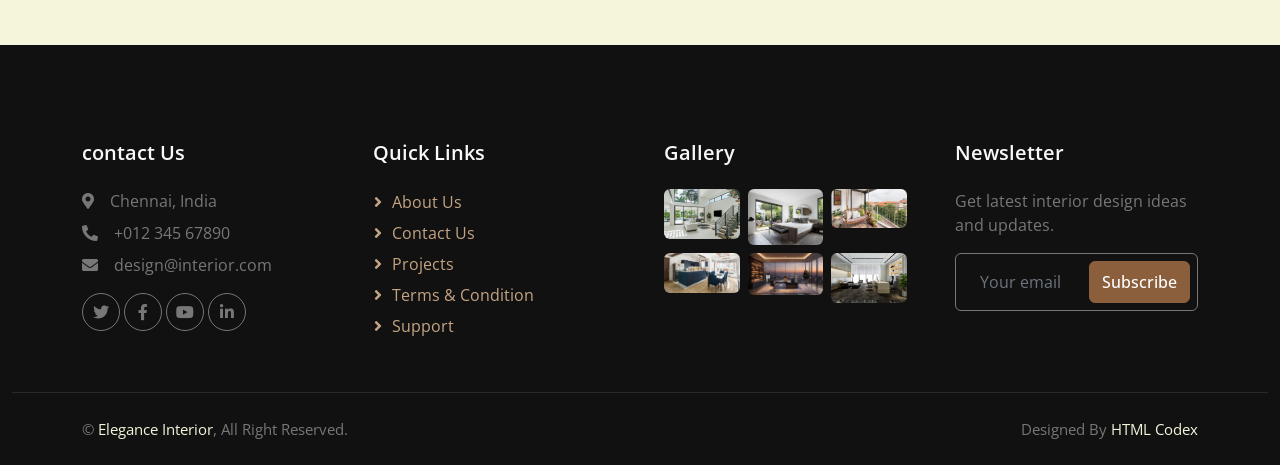
<file: interiordesign.html>
<!DOCTYPE html>
<html lang="en">

<head>
    <meta charset="utf-8">
    <title>Elegance Interiors - Interior Design Studio</title>
    <meta content="width=device-width, initial-scale=1.0" name="viewport">
    <meta content="" name="keywords">
    <meta content="" name="description">

    <!-- Favicon -->
    <link href="img/logo.jpg.png" rel="icon">

    <!-- Google Web Fonts -->
    <link rel="preconnect" href="https://fonts.googleapis.com">
    <link rel="preconnect" href="https://fonts.gstatic.com" crossorigin>
    <link href="https://fonts.googleapis.com/css2?family=Open+Sans:wght@400;500;600;700&display=swap" rel="stylesheet">

    <!-- Icon Font Stylesheet -->
    <link href="https://cdnjs.cloudflare.com/ajax/libs/font-awesome/5.10.0/css/all.min.css" rel="stylesheet">
    <link href="https://cdn.jsdelivr.net/npm/bootstrap-icons@1.4.1/font/bootstrap-icons.css" rel="stylesheet">

    <!-- Libraries Stylesheet -->
    <link href="lib/animate/animate.min.css" rel="stylesheet">
    <link href="lib/owlcarousel/assets/owl.carousel.min.css" rel="stylesheet">
    <link href="lib/lightbox/css/lightbox.min.css" rel="stylesheet">

    <!-- Customized Bootstrap Stylesheet -->
    <link href="css/bootstrap.min.css" rel="stylesheet">

    <!-- Template Stylesheet -->
    <link href="css/style.css" rel="stylesheet">
</head>

<body>
    <!-- Spinner Start -->
    <div id="spinner" class="show bg-white position-fixed translate-middle w-100 vh-100 top-50 start-50 d-flex align-items-center justify-content-center">
        <div class="spinner-border position-relative text-primary" style="width: 6rem; height: 6rem;" role="status"></div>
        <i class="fa fa-laptop-code fa-2x text-primary position-absolute top-50 start-50 translate-middle"></i>
    </div>
    <!-- Spinner End -->


    <!-- Topbar Start -->
    <div class="container-fluid bg-light px-0 wow fadeIn" data-wow-delay="0.1s">
        <div class="row gx-0 align-items-center d-none d-lg-flex">
            <div class="col-lg-6 px-5 text-start">
                <ol class="breadcrumb mb-0">
                    <li class="breadcrumb-item"><a class="small text-secondary" href="#">Home</a></li>
                    <li class="breadcrumb-item"><a class="small text-secondary" href="#">Design</a></li>
                    <li class="breadcrumb-item"><a class="small text-secondary" href="#">Terms</a></li>
                    <li class="breadcrumb-item"><a class="small text-secondary" href="#">Privacy</a></li>
                </ol>
            </div>
            <div class="col-lg-6 px-5 text-end">
                <small>Follow us:</small>
                <div class="h-100 d-inline-flex align-items-center">
                    <a class="btn-square text-primary border-end rounded-0" href=""><i class="fab fa-facebook-f"></i></a>
                    <a class="btn-square text-primary border-end rounded-0" href=""><i class="fab fa-twitter"></i></a>
                    <a class="btn-square text-primary border-end rounded-0" href=""><i class="fab fa-linkedin-in"></i></a>
                    <a class="btn-square text-primary pe-0" href=""><i class="fab fa-instagram"></i></a>
                </div>
            </div>
        </div>
    </div>
    <!-- Topbar End -->


    <!-- Brand & Contact Start -->
    <div class="container-fluid py-4 px-5 wow fadeIn" data-wow-delay="0.1s">
        <div class="row align-items-center top-bar">
            <div class="col-lg-4 col-md-12 text-center text-lg-start">
                <a href="" class="navbar-brand d-flex align-items-center">
                    <img src="img/logo.jpg.png" alt="logo" style="height:50px; margin-right:10px;">
                    <h4 class="m-0 text-primary">Elegance Interiors</h4>
                </a>
            </div>
            <div class="col-lg-8 col-md-7 d-none d-lg-block">
                <div class="row">
                    <div class="col-4">
                        <div class="d-flex align-items-center justify-content-end">
                            <div class="flex-shrink-0 btn-lg-square border rounded-circle">
                                <i class="far fa-clock text-primary"></i>
                            </div>
                            <div class="ps-3">
                                <p class="mb-2">Opening Hour</p>
                                <h6 class="mb-0">Mon - Sat, 8:00 - 7:00</h6>
                            </div>
                        </div>
                    </div>
                    <div class="col-4">
                        <div class="d-flex align-items-center justify-content-end">
                            <div class="flex-shrink-0 btn-lg-square border rounded-circle">
                                <i class="fa fa-phone text-primary"></i>
                            </div>
                            <div class="ps-3">
                                <p class="mb-2">Call Our Design</p>
                                <h6 class="mb-0">+012 345 6789</h6>
                            </div>
                        </div>
                    </div>
                    <div class="col-4">
                        <div class="d-flex align-items-center justify-content-end">
                            <div class="flex-shrink-0 btn-lg-square border rounded-circle">
                                <i class="far fa-envelope text-primary"></i>
                            </div>
                            <div class="ps-3">
                                <p class="mb-2">Email Us</p>
                                <h6 class="mb-0">design@interior.com</h6>
                            </div>
                        </div>
                    </div>
                </div>
            </div>
        </div>
    </div>
    <!-- Brand & Contact End -->


    <!-- Navbar Start -->
    <nav class="navbar navbar-expand-lg bg-primary navbar-dark sticky-top py-lg-0 px-lg-5 wow fadeIn" data-wow-delay="0.1s">
        <a href="#" class="navbar-brand ms-3 d-lg-none">MENU</a>
        <button type="button" class="navbar-toggler me-3" data-bs-toggle="collapse" data-bs-target="#navbarCollapse">
            <span class="navbar-toggler-icon"></span>
        </button>
        <div class="collapse navbar-collapse" id="navbarCollapse">
            <div class="navbar-nav me-auto p-3 p-lg-0">
                <a href="index.html" class="nav-item nav-link">Home</a>
                <a href="aboutus.html" class="nav-item nav-link">About Us</a>
                <a href="interiordesign.html" class="nav-item nav-link active">Interior Design</a>
                <a href="project.html" class="nav-item nav-link">Gallery</a>
                <div class="nav-item dropdown">
                    <a href="#" class="nav-link dropdown-toggle" data-bs-toggle="dropdown">Design Ideas</a>
                    <div class="dropdown-menu border-0 rounded-0 rounded-bottom m-0">
                        <a href="feature.html" class="dropdown-item">Home Interiors</a>
                        <a href="team.html" class="dropdown-item">Restaurant Design</a>
                        <a href="testimonial.html" class="dropdown-item">Office Interiors</a>
                        <a href="404.html" class="dropdown-item">Commercial Spaces</a>
                    </div>
                </div>
                <a href="contact.html" class="nav-item nav-link">Contact Us</a>
            </div>
            <a href="#" class="btn btn-sm btn-light rounded-pill py-2 px-4 d-none d-lg-block">Book Consultation</a>
        </div>
    </nav>
    <!-- Navbar End -->


    <!-- Page Header Start -->
    <div class="container-fluid page-header py-5 mb-5 wow fadeIn" data-wow-delay="0.1s">
        <div class="container text-center py-5">
            <h1 class="display-4 text-white animated slideInDown mb-3">Interior Design</h1>
            <nav aria-label="breadcrumb animated slideInDown">
                <ol class="breadcrumb justify-content-center mb-0">
                    <li class="breadcrumb-item"><a class="text-white" href="#">Home</a></li>
                    <li class="breadcrumb-item"><a class="text-white" href="#">Pages</a></li>
                    <li class="breadcrumb-item text-primary active" aria-current="page">Interior design</li>
                </ol>
            </nav>
        </div>
    </div>
    <!-- Page Header End -->


    <!-- Service Start -->
    <div class="container-xxl py-5">
        <div class="container">
            <div class="text-center mx-auto mb-5 wow fadeInUp" data-wow-delay="0.1s" style="max-width: 600px;">
                <h6 class="section-title bg-white text-center text-primary px-3">Services</h6>
                <h1 class="display-6 mb-4">We Provide Premium Interior Design Solutions</h1>
            </div>
            <div class="row g-4">
                <div class="col-lg-4 col-md-6 wow fadeInUp" data-wow-delay="0.1s">
                    <a class="service-item d-block rounded text-center h-100 p-4" href="">
                        <img class="img-fluid rounded mb-4" src="img/service-1.jpg" alt="">
                        <h4 class="mb-0">Home Interior Design</h4>
                    </a>
                </div>
                <div class="col-lg-4 col-md-6 wow fadeInUp" data-wow-delay="0.3s">
                    <a class="service-item d-block rounded text-center h-100 p-4" href="">
                        <img class="img-fluid rounded mb-4" src="img/service-2.jpg" alt="">
                        <h4 class="mb-0">Office Interior Design</h4>
                    </a>
                </div>
                <div class="col-lg-4 col-md-6 wow fadeInUp" data-wow-delay="0.5s">
                    <a class="service-item d-block rounded text-center h-100 p-4" href="">
                        <img class="img-fluid rounded mb-4" src="img/service-3.jpg" alt="">
                        <h4 class="mb-0">Restaurant Interior Design</h4>
                    </a>
                </div>
                <div class="col-lg-4 col-md-6 wow fadeInUp" data-wow-delay="0.1s">
                    <a class="service-item d-block rounded text-center h-100 p-4" href="">
                        <img class="img-fluid rounded mb-4" src="img/service-4.jpg" alt="">
                        <h4 class="mb-0">Modular Kitchen Design</h4>
                    </a>
                </div>
                <div class="col-lg-4 col-md-6 wow fadeInUp" data-wow-delay="0.3s">
                    <a class="service-item d-block rounded text-center h-100 p-4" href="">
                        <img class="img-fluid rounded mb-4" src="img/service-5.jpg" alt="">
                        <h4 class="mb-0">Furniture & Space Planning</h4>
                    </a>
                </div>
                <div class="col-lg-4 col-md-6 wow fadeInUp" data-wow-delay="0.5s">
                    <a class="service-item d-block rounded text-center h-100 p-4" href="">
                        <img class="img-fluid rounded mb-4" src="img/service-6.jpg" alt="">
                        <h4 class="mb-0">Home Renovation</h4>
                    </a>
                </div>
            </div>
        </div>
    </div>
    <!-- Service End -->
    
<section class="container py-5 text-center">
    <h2>Before & After Transformation</h2>

    <div class="row mt-4">
        <div class="col-md-6">
            <img src="img/before.jpg" class="img-fluid rounded mb-2">
            <p>Before</p>
        </div>

        <div class="col-md-6">
            <img src="img/after.jpg" class="img-fluid rounded mb-2">
            <p>After</p>
        </div>
    </div>
</section>
<section class="design-section">
    <div class="container">

        <h2>Our Design Styles</h2>

        <div class="row mt-4">

            <div class="col-md-3">
                <div class="design-box">
                    <img src="img/modern.jpg">
                    <h5>Modern</h5>
                    <p>Clean and minimal interiors.</p>
                </div>
            </div>

            <div class="col-md-3">
                <div class="design-box">
                    <img src="img/luxury.jpg">
                    <h5>Luxury</h5>
                    <p>Premium and elegant designs.</p>
                </div>
            </div>

            <div class="col-md-3">
                <div class="design-box">
                    <img src="img/classic.jpg">
                    <h5>Classic</h5>
                    <p>Timeless traditional style.</p>
                </div>
            </div>

            <div class="col-md-3">
                <div class="design-box">
                    <img src="img/minimal.jpg">
                    <h5>Minimal</h5>
                    <p>Simple and functional design.</p>
                </div>
            </div>

        </div>
    </div>
</section>


    <!-- Testimonial Start -->
    <div class="container-xxl py-5">
        <div class="container">
            <div class="text-center mx-auto mb-5 wow fadeInUp" data-wow-delay="0.1s" style="max-width: 600px;">
                <h6 class="section-title bg-white text-center text-primary px-3">Testimonial</h6>
                <h1 class="display-6 mb-4">What Our Clients Say About Our Designs</h1>
            </div>
            <div class="owl-carousel testimonial-carousel wow fadeInUp" data-wow-delay="0.1s">
                <div class="testimonial-item bg-light rounded p-4">
                    <div class="d-flex align-items-center mb-4">
                        <img class="flex-shrink-0 rounded-circle border p-1" src="img/testimonial-1.jpg" alt="">
                        <div class="ms-4">
                            <h5 class="mb-1">Client Name</h5>
                            <span>Profession</span>
                        </div>
                    </div>
                    <p class="mb-0">The team transformed my home beautifully. The design is modern, elegant, and perfectly suits my lifestyle.</p>
                </div>
                <div class="testimonial-item bg-light rounded p-4">
                    <div class="d-flex align-items-center mb-4">
                        <img class="flex-shrink-0 rounded-circle border p-1" src="img/testimonial-2.jpg" alt="">
                        <div class="ms-4">
                            <h5 class="mb-1">Client Name</h5>
                            <span>Profession</span>
                        </div>
                    </div>
                    <p class="mb-0">The team transformed my home beautifully. The design is modern, elegant, and perfectly suits my lifestyle.</p>
                </div>
                <div class="testimonial-item bg-light rounded p-4">
                    <div class="d-flex align-items-center mb-4">
                        <img class="flex-shrink-0 rounded-circle border p-1" src="img/testimonial-3.jpg" alt="">
                        <div class="ms-4">
                            <h5 class="mb-1">Client Name</h5>
                            <span>Profession</span>
                        </div>
                    </div>
                    <p class="mb-0">The team transformed my home beautifully. The design is modern, elegant, and perfectly suits my lifestyle.</p>
                </div>
                <div class="testimonial-item bg-light rounded p-4">
                    <div class="d-flex align-items-center mb-4">
                        <img class="flex-shrink-0 rounded-circle border p-1" src="img/testimonial-4.jpg" alt="">
                        <div class="ms-4">
                            <h5 class="mb-1">Client Name</h5>
                            <span>Profession</span>
                        </div>
                    </div>
                    <p class="mb-0">The team transformed my home beautifully. The design is modern, elegant, and perfectly suits my lifestyle.</p>
                </div>
            </div>
        </div>
    </div>
    <!-- Testimonial End -->


    <!-- Footer Start -->
    <div class="container-fluid bg-dark text-body footer mt-5 pt-5 wow fadeIn" data-wow-delay="0.1s">
        <div class="container py-5">
            <div class="row g-5">
                <div class="col-lg-3 col-md-6">
                    <h5 class="text-light mb-4">contact Us</h5>
                    <p class="mb-2"><i class="fa fa-map-marker-alt me-3"></i>Chennai, India</p>
                    <p class="mb-2"><i class="fa fa-phone-alt me-3"></i>+012 345 67890</p>
                    <p class="mb-2"><i class="fa fa-envelope me-3"></i>design@interior.com</p>
                    <div class="d-flex pt-2">
                        <a class="btn btn-square btn-outline-secondary rounded-circle me-1" href=""><i class="fab fa-twitter"></i></a>
                        <a class="btn btn-square btn-outline-secondary rounded-circle me-1" href=""><i class="fab fa-facebook-f"></i></a>
                        <a class="btn btn-square btn-outline-secondary rounded-circle me-1" href=""><i class="fab fa-youtube"></i></a>
                        <a class="btn btn-square btn-outline-secondary rounded-circle me-0" href=""><i class="fab fa-linkedin-in"></i></a>
                    </div>
                </div>
                <div class="col-lg-3 col-md-6">
                    <h5 class="text-light mb-4">Quick Links</h5>
                    <a class="btn btn-link" href="">About Us</a>
                    <a class="btn btn-link" href="">Contact Us</a>
                    <a class="btn btn-link" href="">projects</a>
                    <a class="btn btn-link" href="">Terms & Condition</a>
                    <a class="btn btn-link" href="">Support</a>
                </div>
                <div class="col-lg-3 col-md-6">
                    <h5 class="text-light mb-4">Gallery</h5>
                    <div class="row g-2">
                        <div class="col-4">
                            <img class="img-fluid rounded" src="img/project-1.jpg" alt="Image">
                        </div>
                        <div class="col-4">
                            <img class="img-fluid rounded" src="img/project-2.jpg" alt="Image">
                        </div>
                        <div class="col-4">
                            <img class="img-fluid rounded" src="img/project-3.jpg" alt="Image">
                        </div>
                        <div class="col-4">
                            <img class="img-fluid rounded" src="img/project-4.jpg" alt="Image">
                        </div>
                        <div class="col-4">
                            <img class="img-fluid rounded" src="img/project-5.jpg" alt="Image">
                        </div>
                        <div class="col-4">
                            <img class="img-fluid rounded" src="img/project-6.jpg" alt="Image">
                        </div>
                    </div>
                </div>
                <div class="col-lg-3 col-md-6">
                    <h5 class="text-light mb-4">Newsletter</h5>
                    <p>Get latest interior design ideas and updates.</p>
                    <div class="position-relative mx-auto" style="max-width: 400px;">
                        <input class="form-control bg-transparent border-secondary w-100 py-3 ps-4 pe-5" type="text" placeholder="Your email">
                        <button type="button" class="btn btn-primary py-2 position-absolute top-0 end-0 mt-2 me-2">Subscribe</button>
                    </div>
                </div>
            </div>
        </div>
        <div class="container-fluid copyright">
            <div class="container">
                <div class="row">
                    <div class="col-md-6 text-center text-md-start mb-3 mb-md-0">
                        &copy; <a href="#">Elegance Interior</a>, All Right Reserved.
                    </div>
                    <div class="col-md-6 text-center text-md-end">
                        <!--/*** This template is free as long as you keep the footer author’s credit link/attribution link/backlink. If you'd like to use the template without the footer author’s credit link/attribution link/backlink, you can purchase the Credit Removal License from "https://htmlcodex.com/credit-removal". Thank you for your support. ***/-->
                        Designed By <a href="https://htmlcodex.com">HTML Codex</a>
                    </div>
                </div>
            </div>
        </div>
    </div>
    <!-- Footer End -->


    <!-- Back to Top -->
    <a href="#" class="btn btn-lg btn-primary btn-lg-square rounded-circle back-to-top"><i class="bi bi-arrow-up"></i></a>


    <!-- JavaScript Libraries -->
    <script src="https://code.jquery.com/jquery-3.4.1.min.js"></script>
    <script src="https://cdn.jsdelivr.net/npm/bootstrap@5.0.0/dist/js/bootstrap.bundle.min.js"></script>
    <script src="lib/wow/wow.min.js"></script>
    <script src="lib/easing/easing.min.js"></script>
    <script src="lib/waypoints/waypoints.min.js"></script>
    <script src="lib/counterup/counterup.min.js"></script>
    <script src="lib/owlcarousel/owl.carousel.min.js"></script>
    <script src="lib/lightbox/js/lightbox.min.js"></script>

    <!-- Template Javascript -->
    <script src="js/main.js"></script>
</body>

</html>
</file>
<file: css/style.css>
/********** Template CSS **********/
:root {
    --primary: #8B5E3C;   
    --secondary: #C4A484; 
    --light: #F5F5DC;    
    --dark: #2C2C2C;  
}

.back-to-top {
    position: fixed;
    display: none;
    right: 30px;
    bottom: 30px;
    z-index: 99;
}


/*** Spinner ***/
#spinner {
    opacity: 0;
    visibility: hidden;
    transition: opacity .5s ease-out, visibility 0s linear .5s;
    z-index: 99999;
}

#spinner.show {
    transition: opacity .5s ease-out, visibility 0s linear 0s;
    visibility: visible;
    opacity: 1;
}


/*** Button ***/
.btn {
    font-weight: 500;
    transition: .5s;
}

.btn.btn-primary {
    color: #FFFFFF;
}

.btn-square {
    width: 38px;
    height: 38px;
}

.btn-sm-square {
    width: 32px;
    height: 32px;
}

.btn-lg-square {
    width: 48px;
    height: 48px;
}

.btn-square,
.btn-sm-square,
.btn-lg-square {
    padding: 0;
    display: flex;
    align-items: center;
    justify-content: center;
    font-weight: normal;
}


/*** Navbar ***/
.navbar .dropdown-toggle::after {
    border: none;
    content: "\f107";
    font-family: "Font Awesome 5 Free";
    font-weight: 900;
    vertical-align: middle;
    margin-left: 8px;
}

.navbar .navbar-nav .nav-link {
    margin-right: 30px;
    padding: 20px 0;
    color: #FFFFFF;
    font-weight: 500;
    outline: none;
}

.navbar .navbar-nav .nav-link:hover,
.navbar .navbar-nav .nav-link.active {
    color: var(--dark);
}

.navbar.sticky-top {
    top: -100px;
    transition: .5s;
}

@media (max-width: 991.98px) {
    .navbar .navbar-nav .nav-link {
        margin-right: 0;
        padding: 8px 0;
    }

    .navbar .navbar-nav {
        margin-top: 8px;
        border-top: 1px solid rgba(256, 256, 256, .1)
    }
}

@media (min-width: 992px) {
    .navbar .nav-item .dropdown-menu {
        display: block;
        visibility: hidden;
        top: 100%;
        transform: rotateX(-75deg);
        transform-origin: 0% 0%;
        transition: .5s;
        opacity: 0;
    }

    .navbar .nav-item:hover .dropdown-menu {
        transform: rotateX(0deg);
        visibility: visible;
        transition: .5s;
        opacity: 1;
    }
}


/*** Header ***/
#header-carousel .carousel-caption {
    top: 0;
    left: 0;
    right: 0;
    bottom: 0;
    display: flex;
    flex-direction: column;
    align-items: center;
    justify-content: center;
    background: rgba(0, 0, 0, .5);
    z-index: 1;
}

#header-carousel .carousel-control-prev,
#header-carousel .carousel-control-next {
    width: 10%;
}

#header-carousel .carousel-control-prev-icon,
#header-carousel .carousel-control-next-icon {
    width: 3rem;
    height: 3rem;
}

@media (max-width: 768px) {
    #header-carousel .carousel-item {
        position: relative;
        min-height: 500px;
    }
    
    #header-carousel .carousel-item img {
        position: absolute;
        width: 100%;
        height: 100%;
        object-fit: cover;
    }
}

#header-carousel .carousel-indicators [data-bs-target] {
    width: 60px;
    height: 60px;
    text-indent: 0;
    margin-bottom: 15px;
    border: 2px solid #FFFFFF;
    border-radius: 60px;
    overflow: hidden;
}

#header-carousel .carousel-indicators [data-bs-target] img {
    width: 100%;
    height: 100%;
    object-fit: cover;
}

.page-header {
    background: linear-gradient(rgba(0, 0, 0, .5), rgba(0, 0, 0, .5)), url(../img/carousel-1.jpg) center center no-repeat;
    background-size: cover;
}

.breadcrumb-item+.breadcrumb-item::before {
    color: var(--secondary);
}

.page-header .breadcrumb-item+.breadcrumb-item::before {
    color: var(--light);
}


/*** Section Title ***/
.section-title {
    position: relative;
    display: inline-block;
    text-transform: uppercase;
}

.section-title::before {
    position: absolute;
    content: "";
    width: calc(100% + 80px);
    height: 2px;
    top: 4px;
    left: -40px;
    background: var(--primary);
    z-index: -1;
}

.section-title::after {
    position: absolute;
    content: "";
    width: calc(100% + 120px);
    height: 2px;
    bottom: 4px;
    left: -60px;
    background: var(--primary);
    z-index: -1;
}

.section-title.text-start::before {
    width: calc(100% + 40px);
    left: 0;
}

.section-title.text-start::after {
    width: calc(100% + 60px);
    left: 0;
}



/*** Img Border ***/
.img-border {
    position: relative;
    height: 100%;
    min-height: 400px;
}

.img-border::before {
    position: absolute;
    content: "";
    top: 0;
    left: 0;
    right: 3rem;
    bottom: 3rem;
    border: 5px solid var(--primary);
    border-radius: 6px;
}

.img-border img {
    position: absolute;
    top: 3rem;
    left: 3rem;
    width: calc(100% - 3rem);
    height: calc(100% - 3rem);
    object-fit: cover;
    border-radius: 6px;
}


/*** Facts ***/
.fact-item {
    transition: .5s;
}

.fact-item:hover {
    margin-top: -10px;
    background: #FFFFFF !important;
    box-shadow: 0 0 45px rgba(0, 0, 0, .07);
}


/*** Service ***/
.service-item {
    box-shadow: 0 0 45px rgba(0, 0, 0, .07);
    border: 1px solid transparent;
    transition: .5s;
}

.service-item:hover {
    margin-top: -10px;
    box-shadow: none;
    border: 1px solid #DEE2E6;
}


/*** Feature ***/
.progress {
    height: 5px;
}

.progress .progress-bar {
    width: 0px;
    transition: 3s;
}


/*** Project ***/
.project-item a {
    position: absolute;
    width: 100%;
    height: 100%;
    top: 0;
    left: 0;
    display: flex;
    align-items: center;
    justify-content: center;
    color: #FFFFFF;
    background: rgba(0, 0, 0, .5);
    border-radius: 6px;
    opacity: 0;
    transition: .5s;
}

.project-item:hover a {
    opacity: 1;
}

.project-carousel .owl-dots {
    display: flex;
    align-items: center;
    justify-content: center;
    flex-wrap: wrap;
    margin-top: 20px;
}

.project-carousel .owl-dot {
    width: 35px;
    height: 35px;
    margin: 3px;
    display: flex;
    align-items: center;
    justify-content: center;
    border: 1px solid #DEE2E6;
    border-radius: 35px;
    transition: .5s;
}

.project-carousel .owl-dot:hover,
.project-carousel .owl-dot.active {
    color: #FFFFFF;
    border-color: var(--primary);
    background: var(--primary);
}


/*** Team ***/
.team-item {
    box-shadow: 0 0 45px rgba(0, 0, 0, .07);
}

.team-item .team-text {
    position: relative;
    height: 65px;
    overflow: hidden;
}

.team-item .team-title {
    position: absolute;
    width: 100%;
    height: 100%;
    top: 0;
    left: 0;
    display: flex;
    flex-direction: column;
    align-items: center;
    justify-content: center;
    transition: .5s;
}

.team-item:hover .team-title {
    top: -65px;
}

.team-item .team-social {
    position: absolute;
    width: 100%;
    height: 100%;
    top: 65px;
    left: 0;
    display: flex;
    align-items: center;
    justify-content: center;
    background: #FFFFFF;
    transition: .5s;
}

.team-item .team-social .btn {
    margin: 0 3px;
}

.team-item:hover .team-social {
    top: 0;
}
section img {
    transition: 0.3s;
}

section img:hover {
    transform: scale(1.05);
}
/* Design Styles Section */
.design-section {
    padding: 80px 0;
    background-color: #f8f8f8;
    text-align: center;
}

/* Title */
.design-section h2 {
    font-weight: 600;
    margin-bottom: 10px;
}

/* Card Box */
.design-box {
    background: #ffffff;
    padding: 25px;
    border-radius: 12px;
    transition: 0.3s;
    height: 100%;
}

/* Hover Effect */
.design-box:hover {
    transform: translateY(-10px);
    box-shadow: 0 10px 25px rgba(0,0,0,0.1);
}

/* Image */
.design-box img {
    border-radius: 10px;
    margin-bottom: 15px;
    width: 100%;
}

/* Heading */
.design-box h5 {
    color: #2C2C2C;
    margin-bottom: 8px;
}

/* Description */
.design-box p {
    color: #777;
    font-size: 14px;
}
/*** Testimonial ***/

.testimonial-carousel .owl-item .testimonial-item img {
    width: 60px;
    height: 60px;
}

.testimonial-carousel .owl-item .testimonial-item,
.testimonial-carousel .owl-item .testimonial-item * {
    transition: .5s;
}

.testimonial-carousel .owl-item.center .testimonial-item {
    background: var(--primary) !important;
}

.testimonial-carousel .owl-item.center .testimonial-item * {
    color: #FFFFFF !important;
}

.testimonial-carousel .owl-nav {
    margin-top: 30px;
    display: flex;
    justify-content: center;
}

.testimonial-carousel .owl-nav .owl-prev,
.testimonial-carousel .owl-nav .owl-next {
    margin: 0 12px;
    width: 50px;
    height: 50px;
    display: flex;
    align-items: center;
    justify-content: center;
    border: 1px solid #DEE2E6;
    border-radius: 50px;
    font-size: 18px;
    transition: .5s;
}

.testimonial-carousel .owl-nav .owl-prev:hover,
.testimonial-carousel .owl-nav .owl-next:hover {
    color: #FFFFFF;
    border-color: var(--primary);
    background: var(--primary);
}
/* Process Section */
.process-section {
    background-color: #F5F5DC; /* light beige */
    padding: 80px 0;
}

.process-section h2 {
    font-weight: 600;
    margin-bottom: 10px;
}

/* Process Box */
.process-box {
    background: #ffffff;
    padding: 30px 20px;
    border-radius: 12px;
    text-align: center;
    transition: 0.3s;
}

/* Hover Effect */
.process-box:hover {
    transform: translateY(-10px);
    box-shadow: 0 10px 25px rgba(0,0,0,0.1);
}

/* Icons */
.process-box i {
    color: #8B5E3C;
    margin-bottom: 15px;
}

/* Text */
.process-box h5 {
    margin-bottom: 10px;
    color: #2C2C2C;
}

.process-box p {
    color: #777;
    font-size: 14px;
}
/* CTA Section */
.cta-section {
    background: linear-gradient(rgba(44,44,44,0.8), rgba(44,44,44,0.8)),
                url('../img/interior-cta.jpg');
    background-size: cover;
    background-position: center;
    padding: 80px 0;
    color: #fff;
}

/* Text */
.cta-section h2 {
    font-size: 36px;
    margin-bottom: 15px;
}

.cta-section p {
    font-size: 16px;
    margin-bottom: 25px;
}

/* Button */
.cta-btn {
    background-color: #8B5E3C;
    color: #fff;
    padding: 12px 30px;
    border-radius: 30px;
    text-decoration: none;
    transition: 0.3s;
}

.cta-btn:hover {
    background-color: #C4A484;
    color: #fff;
}
/*** Footer ***/
.footer .btn.btn-link {
    display: block;
    margin-bottom: 5px;
    padding: 0;
    text-align: left;
    color: var(--secondary);
    font-weight: normal;
    text-transform: capitalize;
    transition: .3s;
}

.footer .btn.btn-link::before {
    position: relative;
    content: "\f105";
    font-family: "Font Awesome 5 Free";
    font-weight: 900;
    color: var(--secondary);
    margin-right: 10px;
}

.footer .btn.btn-link:hover {
    color: var(--primary);
    letter-spacing: 1px;
    box-shadow: none;
}

.footer .copyright {
    padding: 25px 0;
    font-size: 15px;
    border-top: 1px solid rgba(256, 256, 256, .1);
}

.footer .copyright a {
    color: var(--light);
}

.footer .copyright a:hover {
    color: var(--primary);
}
body {
    background-color: var(--light);
    color: var(--dark);
}

a {
    color: var(--primary);
}

a:hover {
    color: var(--secondary);
}

.btn-primary {
    background-color: var(--primary) !important;
    border-color: var(--primary) !important;
}

.bg-primary {
    background-color: var(--primary) !important;
}

.text-primary {
    color: var(--primary) !important;
}
</file>
